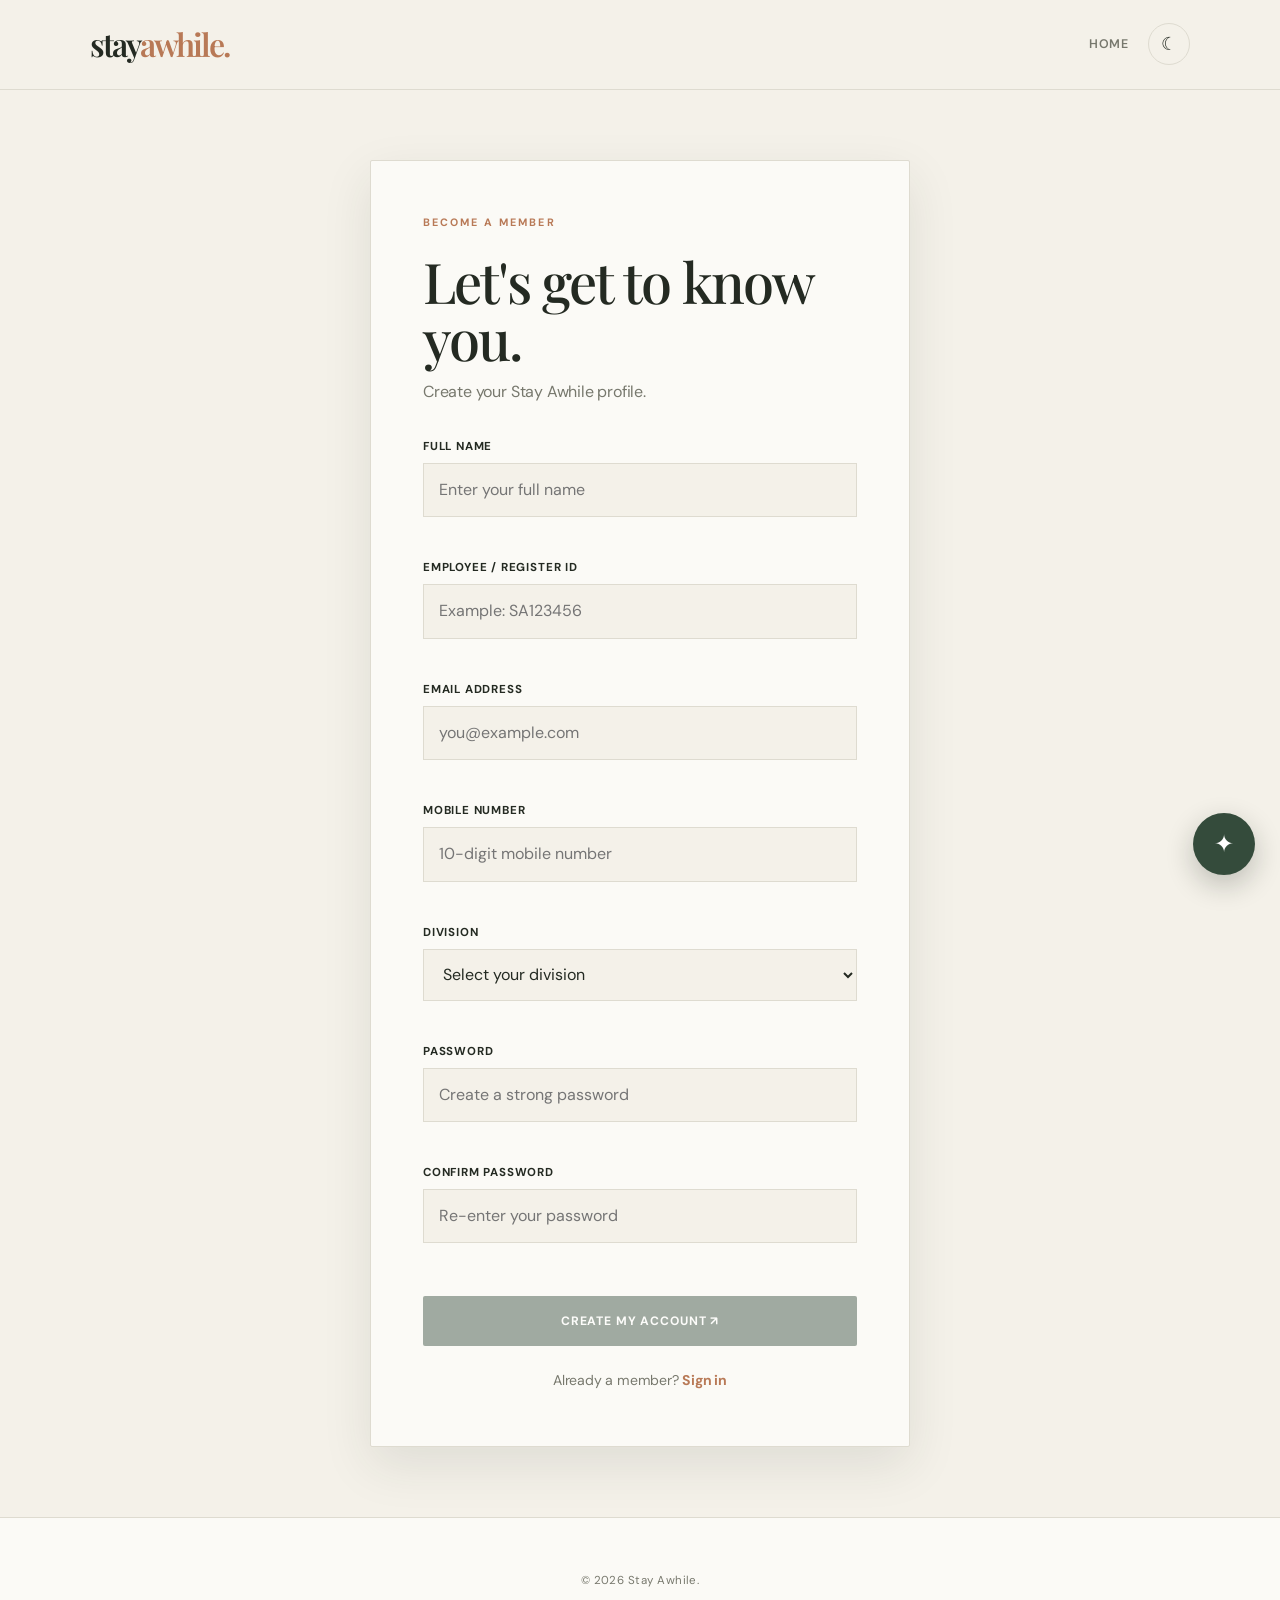
<file: register.html>
<!DOCTYPE html>
<html lang="en">
<head>
    <meta charset="UTF-8">
    <meta name="viewport" content="width=device-width, initial-scale=1.0">
    <title>Register — Stay Awhile</title>
    <link rel="stylesheet" href="styles.css">
    <script src="theme.js" defer></script>
    <script src="validation.js" defer></script>
    <script src="chatbot.js" defer></script>
</head>
<body class="auth-page">

<header class="navbar">
    <a href="index.html" class="logo">stay<span>awhile.</span></a>
    <div class="nav-actions">
        <a href="index.html" class="nav-login">Home</a>
        <button class="theme-toggle" aria-label="Toggle theme">☾</button>
    </div>
</header>

<main class="auth-container">
    <section class="auth-card">
        <p class="eyebrow">BECOME A MEMBER</p>
        <h1>Let's get to know you.</h1>
        <p class="auth-subtitle">Create your Stay Awhile profile.</p>

        <form id="registrationForm" novalidate>

            <div class="form-group">
                <label for="fullName">Full Name</label>
                <input type="text" id="fullName" placeholder="Enter your full name">
                <span class="error-msg" id="fullNameError"></span>
            </div>

            <div class="form-group">
                <label for="empId">Employee / Register ID</label>
                <input type="text" id="empId" placeholder="Example: SA123456">
                <span class="error-msg" id="empIdError"></span>
            </div>

            <div class="form-group">
                <label for="email">Email Address</label>
                <input type="email" id="email" placeholder="you@example.com">
                <span class="error-msg" id="emailError"></span>
            </div>

            <div class="form-group">
                <label for="mobile">Mobile Number</label>
                <input type="tel" id="mobile" placeholder="10-digit mobile number">
                <span class="error-msg" id="mobileError"></span>
            </div>

            <div class="form-group">
                <label for="dept">Division</label>
                <select id="dept">
                    <option value="">Select your division</option>
                    <option value="CSE">Computer Science Engineering</option>
                    <option value="ISE">Information Science</option>
                    <option value="ECE">Electronics and Communication</option>
                    <option value="ME">Mechanical Engineering</option>
                    <option value="Other">Other</option>
                </select>
                <span class="error-msg" id="deptError"></span>
            </div>

            <div class="form-group">
                <label for="password">Password</label>
                <input type="password" id="password" placeholder="Create a strong password">
                <span class="error-msg" id="passwordError"></span>
            </div>

            <div class="form-group">
                <label for="confirmPassword">Confirm Password</label>
                <input type="password" id="confirmPassword" placeholder="Re-enter your password">
                <span class="error-msg" id="confirmPasswordError"></span>
            </div>

            <button type="submit" id="registerBtn" class="btn btn-dark btn-full" disabled>
                Create my account ↗
            </button>
        </form>

        <p class="auth-bottom">
            Already a member? <a href="signin.html">Sign in</a>
        </p>
    </section>
</main>

<footer class="footer">
    <p>© 2026 Stay Awhile.</p>
</footer>

</body>
</html>
</file>
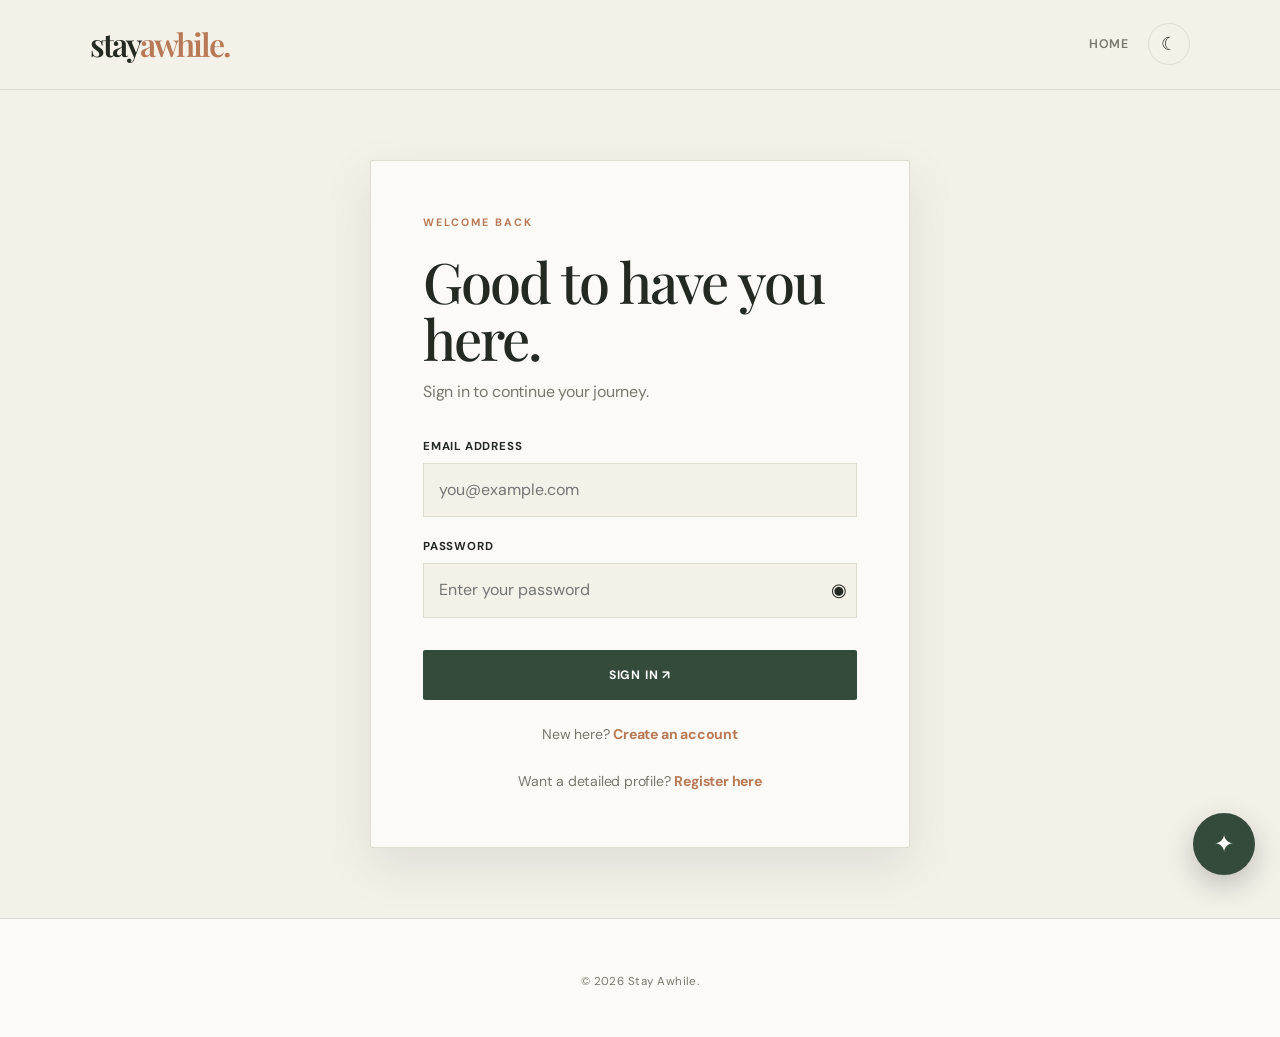
<file: signin.html>
<!DOCTYPE html>
<html lang="en">
<head>
    <meta charset="UTF-8">
    <meta name="viewport" content="width=device-width, initial-scale=1.0">
    <title>Sign In — Stay Awhile</title>
    <link rel="stylesheet" href="styles.css">
    <script src="theme.js" defer></script>
    <script src="auth.js" defer></script>
    <script src="chatbot.js" defer></script>
</head>
<body class="auth-page">

<header class="navbar">
    <a href="index.html" class="logo">stay<span>awhile.</span></a>
    <div class="nav-actions">
        <a href="index.html" class="nav-login">Home</a>
        <button class="theme-toggle" aria-label="Toggle theme">☾</button>
    </div>
</header>

<main class="auth-container">
    <section class="auth-card">
        <p class="eyebrow">WELCOME BACK</p>
        <h1>Good to have you here.</h1>
        <p class="auth-subtitle">Sign in to continue your journey.</p>

        <div id="signinMessage" class="form-alert" role="alert"></div>

        <form id="signinForm" novalidate>
            <div class="form-group">
                <label for="signinEmail">Email Address</label>
                <input type="email" id="signinEmail" placeholder="you@example.com" required>
            </div>

            <div class="form-group">
                <label for="signinPassword">Password</label>
                <div class="password-wrap">
                    <input type="password" id="signinPassword" placeholder="Enter your password" required>
                    <button type="button" id="togglePassword" class="eye-btn" aria-label="Show password">◉</button>
                </div>
            </div>

            <button type="submit" class="btn btn-dark btn-full">
                Sign in ↗
            </button>
        </form>

        <p class="auth-bottom">
            New here? <a href="signup.html">Create an account</a>
        </p>

        <p class="auth-bottom">
            Want a detailed profile? <a href="register.html">Register here</a>
        </p>
    </section>
</main>

<footer class="footer">
    <p>© 2026 Stay Awhile.</p>
</footer>

</body>
</html>
</file>
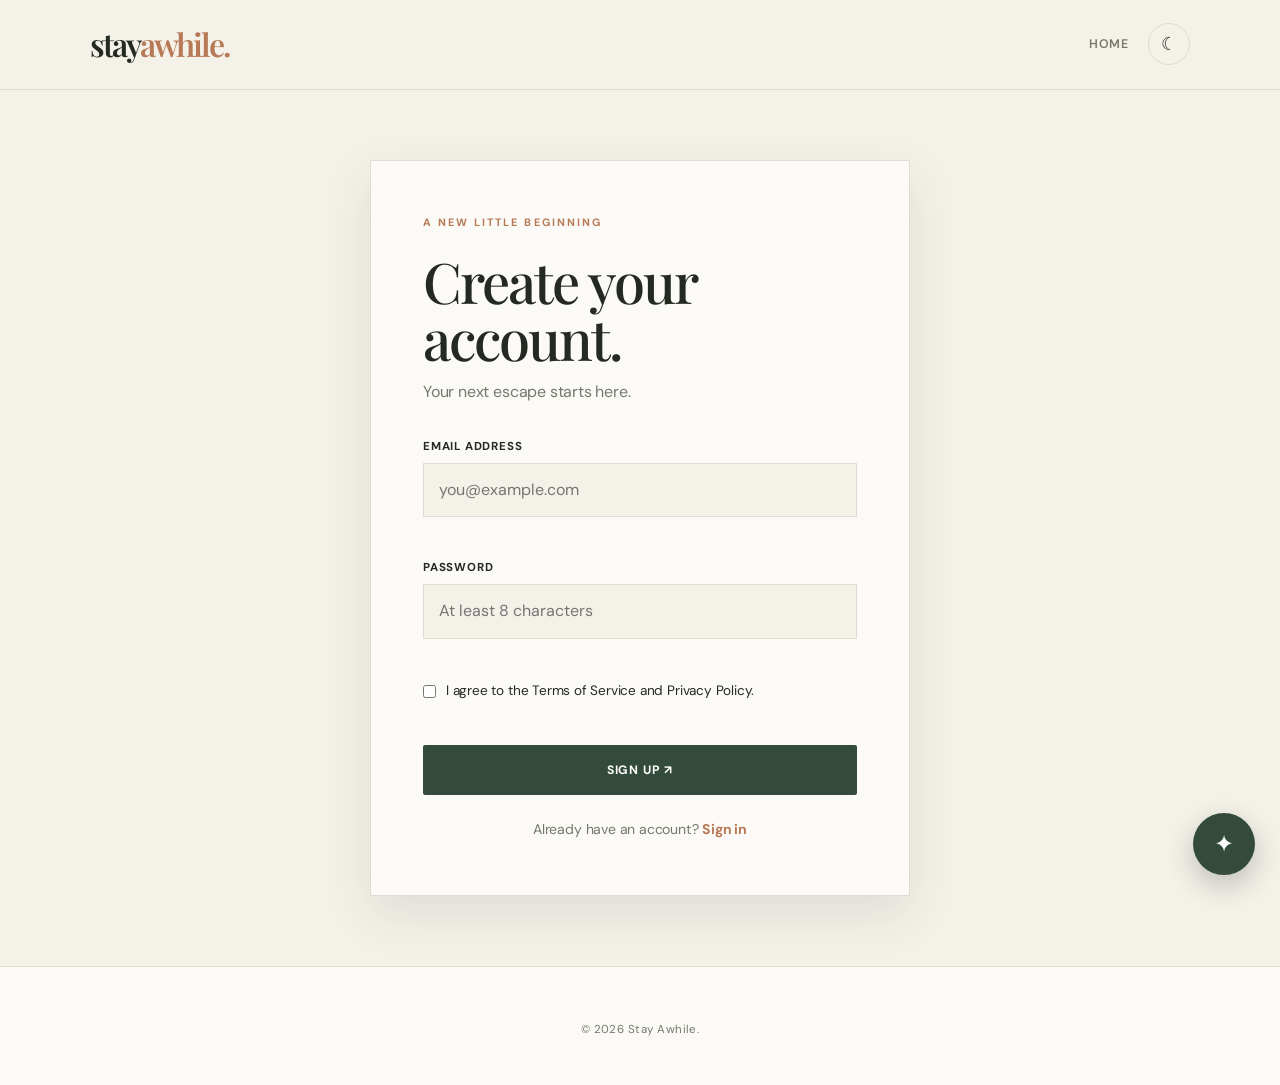
<file: signup.html>
<!DOCTYPE html>
<html lang="en">
<head>
    <meta charset="UTF-8">
    <meta name="viewport" content="width=device-width, initial-scale=1.0">
    <title>Sign Up — Stay Awhile</title>
    <link rel="stylesheet" href="styles.css">
    <script src="theme.js" defer></script>
    <script src="auth.js" defer></script>
    <script src="chatbot.js" defer></script>
</head>
<body class="auth-page">

<header class="navbar">
    <a href="index.html" class="logo">stay<span>awhile.</span></a>
    <div class="nav-actions">
        <a href="index.html" class="nav-login">Home</a>
        <button class="theme-toggle" aria-label="Toggle theme">☾</button>
    </div>
</header>

<main class="auth-container">
    <section class="auth-card">
        <p class="eyebrow">A NEW LITTLE BEGINNING</p>
        <h1>Create your account.</h1>
        <p class="auth-subtitle">Your next escape starts here.</p>

        <div id="signupMessage" class="form-alert" role="alert"></div>

        <form id="signupForm" novalidate>
            <div class="form-group">
                <label for="signupEmail">Email Address</label>
                <input type="email" id="signupEmail" placeholder="you@example.com" required>
                <span class="error-msg" id="signupEmailError"></span>
            </div>

            <div class="form-group">
                <label for="signupPassword">Password</label>
                <input type="password" id="signupPassword" placeholder="At least 8 characters" required>
                <span class="error-msg" id="signupPasswordError"></span>
            </div>

            <label class="checkbox-label">
                <input type="checkbox" id="terms">
                <span>I agree to the Terms of Service and Privacy Policy.</span>
            </label>

            <span class="error-msg" id="termsError"></span>

            <button type="submit" class="btn btn-dark btn-full">
                Sign up ↗
            </button>
        </form>

        <p class="auth-bottom">
            Already have an account? <a href="signin.html">Sign in</a>
        </p>
    </section>
</main>

<footer class="footer">
    <p>© 2026 Stay Awhile.</p>
</footer>

</body>
</html>
</file>
<file: styles.css>
/* =========================================
   STAY AWHILE - GLOBAL DESIGN SYSTEM
========================================= */

@import url('https://fonts.googleapis.com/css2?family=DM+Sans:wght@400;500;600;700&family=Playfair+Display:wght@500;600;700&display=swap');

:root {
    --bg: #f6f3ec;
    --surface: #fffdf8;
    --surface-2: #ece8de;
    --text: #263b30;
    --muted: #77786e;
    --green: #294b3a;
    --green-hover: #1d392b;
    --orange: #c77953;
    --border: #dedbd1;
    --danger: #c0392b;
    --success: #31734b;
    --shadow: 0 12px 35px rgba(32, 48, 37, 0.09);
}

[data-theme="dark"] {
    --bg: #17231c;
    --surface: #223229;
    --surface-2: #2b3b30;
    --text: #f3eee3;
    --muted: #b4b6aa;
    --green: #a8c2ad;
    --green-hover: #c2d8c6;
    --orange: #df9872;
    --border: #405044;
    --danger: #ff8b80;
    --success: #9bd3a9;
    --shadow: 0 12px 35px rgba(0, 0, 0, 0.22);
}

* {
    margin: 0;
    padding: 0;
    box-sizing: border-box;
}

html {
    scroll-behavior: smooth;
    scroll-padding-top: 90px;
}

body {
    font-family: 'DM Sans', sans-serif;
    background: var(--bg);
    color: var(--text);
    line-height: 1.6;
    transition: background 0.25s, color 0.25s;
}

a {
    color: inherit;
    text-decoration: none;
}

button, input, select {
    font: inherit;
}

button {
    cursor: pointer;
}

img {
    display: block;
    width: 100%;
    object-fit: cover;
}

h1, h2, h3 {
    font-family: 'Playfair Display', serif;
    font-weight: 600;
    line-height: 1.2;
}

h1 {
    font-size: clamp(2.5rem, 5vw, 4.8rem);
}

h2 {
    font-size: clamp(2rem, 4vw, 3.2rem);
}

h3 {
    font-size: 1.4rem;
}

p {
    color: var(--muted);
}

/* NAVIGATION */

.navbar {
    min-height: 78px;
    display: flex;
    align-items: center;
    justify-content: space-between;
    padding: 15px 6%;
    gap: 25px;
    background: var(--surface);
    border-bottom: 1px solid var(--border);
    position: sticky;
    top: 0;
    z-index: 100;
}

.logo {
    font-family: 'Playfair Display', serif;
    font-size: 1.8rem;
    font-weight: 700;
    color: var(--text);
    white-space: nowrap;
}

.logo span {
    color: var(--orange);
}

.nav-links, .nav-actions {
    display: flex;
    align-items: center;
    gap: 25px;
}

.nav-links a, .nav-login {
    font-size: 0.9rem;
    font-weight: 600;
    color: var(--muted);
    transition: color 0.2s;
}

.nav-links a:hover, .nav-login:hover {
    color: var(--orange);
}

.nav-actions {
    gap: 16px;
}

.theme-toggle {
    border: 1px solid var(--border);
    background: var(--surface-2);
    color: var(--text);
    border-radius: 50%;
    width: 40px;
    height: 40px;
    font-size: 1.15rem;
}

.menu-toggle {
    display: none;
    background: none;
    border: 0;
    color: var(--text);
    font-size: 1.5rem;
}

/* BUTTONS */

.btn {
    display: inline-flex;
    justify-content: center;
    align-items: center;
    padding: 13px 23px;
    border-radius: 4px;
    border: 1px solid transparent;
    font-weight: 700;
    font-size: 0.88rem;
    transition: 0.25s;
}

.btn-dark {
    background: var(--green);
    color: #fff;
}

.btn-dark:hover {
    background: var(--green-hover);
    transform: translateY(-2px);
}

.btn-light {
    background: #f6f3ec;
    color: #263b30;
}

.btn-light:hover {
    background: #e7dfd1;
    transform: translateY(-2px);
}

.btn-outline-light {
    color: #fff;
    border-color: rgba(255,255,255,0.7);
}

.btn-outline-light:hover {
    background: #fff;
    color: #263b30;
}

.btn-full {
    width: 100%;
    margin-top: 12px;
}

.btn:disabled {
    opacity: 0.45;
    cursor: not-allowed;
    transform: none;
}

/* COMMON SECTION STYLES */

.section {
    padding: 95px 7%;
}

.eyebrow {
    font-size: 0.72rem;
    letter-spacing: 2px;
    font-weight: 700;
    color: var(--orange);
    margin-bottom: 15px;
}

.section-heading {
    margin-bottom: 35px;
}

.section-heading > p:last-child {
    margin-top: 12px;
}

.split-heading {
    display: flex;
    justify-content: space-between;
    align-items: end;
    gap: 20px;
}

.text-link {
    font-weight: 700;
    color: var(--orange);
    padding-bottom: 8px;
}

/* HERO */

.hero {
    min-height: 640px;
    display: grid;
    grid-template-columns: 1fr 1fr;
    padding: 55px 7%;
    gap: 50px;
    align-items: center;
}

.hero-content h1 {
    margin-bottom: 25px;
}

.hero-content h1 em {
    color: var(--orange);
    font-weight: 500;
}

.hero-description {
    max-width: 510px;
    font-size: 1.1rem;
    margin-bottom: 30px;
}

.hero-buttons {
    display: flex;
    flex-wrap: wrap;
    gap: 13px;
}

.hero-note {
    margin-top: 35px;
    color: var(--muted);
    font-size: 0.85rem;
    letter-spacing: 0.4px;
}

.hero-image {
    height: 510px;
    position: relative;
}

.hero-image img {
    height: 100%;
    border-radius: 3px;
}

.image-caption {
    position: absolute;
    bottom: 18px;
    left: 18px;
    right: 18px;
    background: rgba(20, 30, 23, 0.7);
    color: #fff;
    padding: 14px 18px;
    display: flex;
    justify-content: space-between;
    font-size: 0.75rem;
}

/* MOOD CARDS */

.mood-section {
    background: var(--surface);
}

.mood-grid {
    display: grid;
    grid-template-columns: repeat(3, 1fr);
    gap: 20px;
}

.mood-card {
    height: 400px;
    position: relative;
    overflow: hidden;
    border-radius: 4px;
}

.mood-card img {
    height: 100%;
    transition: transform 0.5s;
}

.mood-card:hover img {
    transform: scale(1.06);
}

.mood-overlay {
    position: absolute;
    inset: 0;
    display: flex;
    flex-direction: column;
    justify-content: end;
    padding: 28px;
    background: linear-gradient(transparent 35%, rgba(0,0,0,0.75));
    color: white;
}

.mood-overlay span {
    color: #f3b18b;
    font-size: 0.8rem;
}

.mood-overlay h3 {
    color: white;
    margin: 7px 0;
    font-size: 1.7rem;
}

.mood-overlay p {
    color: #eee;
}

/* STAY CARDS */

.stay-grid {
    display: grid;
    grid-template-columns: repeat(3, 1fr);
    gap: 25px;
}

.stay-card {
    background: var(--surface);
    border: 1px solid var(--border);
    overflow: hidden;
    transition: transform 0.25s, box-shadow 0.25s;
}

.stay-card:hover {
    transform: translateY(-5px);
    box-shadow: var(--shadow);
}

.stay-card img {
    height: 245px;
}

.stay-info {
    padding: 20px;
}

.stay-location {
    font-size: 0.72rem;
    color: var(--orange);
    text-transform: uppercase;
    letter-spacing: 1px;
    font-weight: 700;
}

.stay-info h3 {
    margin: 8px 0;
}

.stay-info p {
    font-size: 0.88rem;
}

.stay-meta {
    margin-top: 18px;
    padding-top: 15px;
    border-top: 1px solid var(--border);
    display: flex;
    justify-content: space-between;
    align-items: center;
    font-size: 0.85rem;
}

.stay-price {
    color: var(--text);
    font-weight: 700;
}

.stay-book {
    color: var(--orange);
    font-weight: 700;
}

/* FEATURE SECTION */

.feature-section {
    padding: 100px 7%;
    display: grid;
    grid-template-columns: 1fr 1fr;
    gap: 70px;
    background: var(--surface-2);
    align-items: center;
}

.feature-intro h2 {
    margin-bottom: 20px;
}

.feature-intro > p:not(.eyebrow) {
    max-width: 450px;
    margin-bottom: 25px;
}

.feature-cards {
    display: grid;
    gap: 15px;
}

.feature-card {
    padding: 25px;
    border: 1px solid var(--border);
    background: var(--surface);
}

.feature-card span {
    color: var(--orange);
    font-size: 0.8rem;
}

.feature-card h3 {
    margin: 8px 0;
}

/* PROJECT OUTLINE */

.project-outline {
    text-align: center;
}

.outline-grid {
    display: grid;
    grid-template-columns: repeat(2, 1fr);
    gap: 15px;
    margin-top: 35px;
    text-align: left;
}

.outline-grid a {
    background: var(--surface);
    border: 1px solid var(--border);
    padding: 23px;
    font-weight: 600;
    display: flex;
    justify-content: space-between;
}

.outline-grid a:hover {
    border-color: var(--orange);
}

/* NEWSLETTER AND FOOTER */

.newsletter {
    text-align: center;
    padding: 80px 20px;
    background: var(--green);
}

.newsletter h2, .newsletter p {
    color: #fff;
}

.newsletter h2 {
    margin-bottom: 15px;
}

.newsletter .btn {
    margin-top: 25px;
}

.footer {
    padding: 35px 7%;
    text-align: center;
    border-top: 1px solid var(--border);
    background: var(--surface);
}

.footer p {
    font-size: 0.82rem;
    margin-top: 8px;
}

/* AUTHENTICATION PAGES */

.auth-page {
    min-height: 100vh;
}

.auth-container {
    padding: 60px 20px;
    display: flex;
    justify-content: center;
    align-items: center;
}

.auth-card {
    width: 100%;
    max-width: 520px;
    background: var(--surface);
    border: 1px solid var(--border);
    box-shadow: var(--shadow);
    padding: 40px;
}

.auth-card h1 {
    font-size: 2.5rem;
    margin-bottom: 12px;
}

.auth-subtitle {
    margin-bottom: 30px;
}

.form-group {
    margin-bottom: 19px;
}

.form-group label {
    display: block;
    font-weight: 700;
    font-size: 0.86rem;
    margin-bottom: 7px;
}

.form-group input,
.form-group select {
    width: 100%;
    min-height: 48px;
    padding: 12px;
    background: var(--bg);
    border: 1px solid var(--border);
    color: var(--text);
    border-radius: 3px;
    outline: none;
}

.form-group input:focus,
.form-group select:focus {
    border-color: var(--green);
}

.form-group input.invalid,
.form-group select.invalid {
    border: 2px solid var(--danger);
}

.form-group input.valid,
.form-group select.valid {
    border: 1px solid var(--success);
}

.error-msg {
    display: block;
    color: var(--danger);
    font-size: 0.77rem;
    margin-top: 5px;
    min-height: 16px;
}

.checkbox-label {
    display: flex;
    gap: 10px;
    align-items: flex-start;
    font-size: 0.85rem;
    margin: 15px 0;
    cursor: pointer;
}

.checkbox-label input {
    margin-top: 5px;
    accent-color: var(--green);
}

.auth-bottom {
    text-align: center;
    margin-top: 22px;
    font-size: 0.88rem;
}

.auth-bottom a {
    color: var(--orange);
    font-weight: 700;
}

.password-wrap {
    position: relative;
}

.password-wrap input {
    padding-right: 50px;
}

.eye-btn {
    position: absolute;
    right: 10px;
    top: 50%;
    transform: translateY(-50%);
    border: 0;
    background: transparent;
    color: var(--text);
    font-size: 1.1rem;
}

.form-alert {
    display: none;
    padding: 12px;
    margin-bottom: 18px;
    border-radius: 3px;
    background: rgba(192, 57, 43, 0.12);
    border: 1px solid var(--danger);
    color: var(--danger);
    font-size: 0.86rem;
}

.form-alert.show {
    display: block;
}

/* DASHBOARD */

.dashboard-page {
    min-height: 100vh;
}

.dashboard-nav {
    position: sticky;
}

.dashboard-layout {
    display: grid;
    grid-template-columns: 250px minmax(0, 1fr) 300px;
    gap: 28px;
    padding: 30px;
    max-width: 1700px;
    margin: auto;
    align-items: start;
}

.sidebar {
    background: var(--surface);
    padding: 25px 18px;
    min-height: 600px;
    border: 1px solid var(--border);
}

.sidebar-links {
    display: grid;
    gap: 8px;
}

.sidebar-links a {
    padding: 12px;
    color: var(--muted);
    border-radius: 3px;
    font-size: 0.9rem;
}

.sidebar-links a:hover,
.sidebar-links a.active {
    background: var(--surface-2);
    color: var(--text);
}

.sidebar-note {
    margin-top: 80px;
    border-top: 1px solid var(--border);
    padding-top: 20px;
    font-family: 'Playfair Display', serif;
}

.sidebar-note span {
    color: var(--orange);
    font-size: 0.8rem;
}

.dashboard-main {
    min-width: 0;
}

.dashboard-main h1 {
    font-size: clamp(2rem, 3vw, 3rem);
}

.dashboard-subtitle {
    margin: 10px 0 25px;
}

.dashboard-banner {
    height: 300px;
    position: relative;
    overflow: hidden;
    margin-bottom: 40px;
}

.dashboard-banner img {
    height: 100%;
}

.dashboard-banner::after {
    content: "";
    position: absolute;
    inset: 0;
    background: linear-gradient(90deg, rgba(0,0,0,0.7), transparent);
}

.dashboard-banner-content {
    position: absolute;
    z-index: 1;
    top: 50%;
    left: 25px;
    transform: translateY(-50%);
    max-width: 400px;
}

.dashboard-banner-content h2 {
    color: #fff;
    font-size: 2rem;
    margin-bottom: 20px;
}

.dashboard-banner-content .eyebrow {
    color: #f3b18b;
}

.dashboard-destinations .stay-grid {
    grid-template-columns: repeat(2, 1fr);
}

.dashboard-right {
    display: grid;
    gap: 22px;
}

.welcome-widget,
.calculator-card {
    background: var(--surface);
    border: 1px solid var(--border);
    padding: 22px;
}

.welcome-widget h3,
.calculator-card h3 {
    margin-bottom: 10px;
}

/* CALCULATOR */

.calc-display {
    width: 100%;
    padding: 15px;
    background: var(--surface-2);
    color: var(--text);
    border: 1px solid var(--border);
    text-align: right;
    font-size: 1.6rem;
    margin: 15px 0;
}

.calc-grid {
    display: grid;
    grid-template-columns: repeat(4, 1fr);
    gap: 7px;
}

.calc-grid button {
    border: 1px solid var(--border);
    background: var(--surface-2);
    color: var(--text);
    padding: 13px 5px;
    border-radius: 3px;
    font-weight: 700;
}

.calc-grid button:hover {
    background: var(--green);
    color: white;
}

/* CHATBOT */

.chatbot-fab {
    position: fixed;
    right: 25px;
    bottom: 25px;
    z-index: 1000;
    height: 58px;
    width: 58px;
    border-radius: 50%;
    border: none;
    background: var(--green);
    color: #fff;
    font-size: 1.5rem;
    box-shadow: var(--shadow);
}

.chatbot-panel {
    position: fixed;
    right: 25px;
    bottom: 95px;
    width: min(350px, calc(100vw - 35px));
    height: 430px;
    z-index: 1000;
    background: var(--surface);
    border: 1px solid var(--border);
    box-shadow: var(--shadow);
    display: none;
    flex-direction: column;
    border-radius: 8px;
    overflow: hidden;
}

.chatbot-panel.open {
    display: flex;
}

.chatbot-header {
    background: var(--green);
    color: #fff;
    padding: 15px;
    display: flex;
    justify-content: space-between;
    align-items: center;
}

.chatbot-header button {
    background: none;
    border: none;
    color: white;
    font-size: 1.3rem;
}

.chat-log {
    flex: 1;
    overflow-y: auto;
    padding: 15px;
    display: flex;
    flex-direction: column;
    gap: 12px;
}

.user-msg, .bot-msg {
    padding: 10px 13px;
    border-radius: 10px;
    max-width: 85%;
    font-size: 0.85rem;
    overflow-wrap: anywhere;
}

.user-msg {
    align-self: flex-end;
    background: var(--green);
    color: white;
}

.bot-msg {
    align-self: flex-start;
    background: var(--surface-2);
    color: var(--text);
}

.chat-input-area {
    padding: 12px;
    border-top: 1px solid var(--border);
    display: flex;
    gap: 8px;
}

.chat-input-area input {
    min-width: 0;
    flex: 1;
    padding: 10px;
    border: 1px solid var(--border);
    background: var(--bg);
    color: var(--text);
}

.chat-input-area button {
    background: var(--green);
    color: white;
    border: none;
    padding: 0 14px;
}

/* RESPONSIVE DESIGN */

@media (max-width: 1100px) {
    .dashboard-layout {
        grid-template-columns: 210px minmax(0, 1fr);
    }

    .dashboard-right {
        grid-column: 2;
        grid-template-columns: repeat(2, 1fr);
    }

    .dashboard-destinations .stay-grid {
        grid-template-columns: repeat(2, 1fr);
    }
}

@media (max-width: 767px) {
    .navbar {
        padding: 13px 5%;
        min-height: 68px;
        gap: 10px;
    }

    .logo {
        font-size: 1.5rem;
    }

    .nav-links {
        display: none;
        position: absolute;
        top: 68px;
        left: 0;
        right: 0;
        padding: 20px;
        background: var(--surface);
        border-bottom: 1px solid var(--border);
        flex-direction: column;
        align-items: flex-start;
    }

    .nav-links.open {
        display: flex;
    }

    .nav-actions {
        gap: 9px;
    }

    .nav-login {
        display: none;
    }

    .nav-actions .btn {
        padding: 10px 12px;
        font-size: 0.75rem;
    }

    .menu-toggle {
        display: block;
    }

    .hero {
        grid-template-columns: 1fr;
        padding: 55px 6%;
        gap: 30px;
    }

    .hero-image {
        height: 350px;
    }

    .section {
        padding: 65px 6%;
    }

    .mood-grid,
    .stay-grid {
        grid-template-columns: 1fr;
    }

    .mood-card {
        height: 350px;
    }

    .feature-section {
        grid-template-columns: 1fr;
        padding: 65px 6%;
        gap: 35px;
    }

    .split-heading {
        align-items: flex-start;
        flex-direction: column;
    }

    .outline-grid {
        grid-template-columns: 1fr;
    }

    .auth-container {
        padding: 35px 15px;
    }

    .auth-card {
        padding: 25px 20px;
    }

    .auth-card h1 {
        font-size: 2rem;
    }

    /* FR-05 MOBILE FLEXBOX LAYOUT */

    .dashboard-layout {
        display: flex;
        flex-direction: column;
        padding: 18px;
        gap: 20px;
    }

    .sidebar {
        display: none;
        width: 100%;
        min-height: auto;
        order: 0;
    }

    .sidebar.open {
        display: block;
    }

    .sidebar-note {
        margin-top: 25px;
    }

    .dashboard-main {
        width: 100%;
        order: 1;
    }

    .dashboard-right {
        display: flex;
        flex-direction: column;
        width: 100%;
        order: 2;
    }

    .dashboard-banner {
        height: 260px;
    }

    .dashboard-destinations .stay-grid {
        grid-template-columns: 1fr;
    }

    .dashboard-nav .menu-toggle {
        order: -1;
    }

    .dashboard-nav .logo {
        margin-right: auto;
    }

    .dashboard-nav .nav-actions {
        gap: 8px;
    }

    .dashboard-nav .logout-btn {
        padding: 9px 11px;
    }

    .chatbot-fab {
        right: 15px;
        bottom: 15px;
    }

    .chatbot-panel {
        right: 12px;
        bottom: 85px;
    }
}

@media (min-width: 768px) {
    .dashboard-layout {
        grid-template-columns: 250px 1fr 300px;
    }
}

@media (max-width: 400px) {
    .hero-buttons {
        flex-direction: column;
    }

    .hero-buttons .btn {
        width: 100%;
    }

    .image-caption {
        flex-direction: column;
        gap: 5px;
    }

    .dashboard-banner-content h2 {
        font-size: 1.5rem;
    }
}


/* =========================================================
   STAY AWHILE — EDITORIAL REDESIGN
========================================================= */

@import url('https://fonts.googleapis.com/css2?family=DM+Sans:wght@400;500;600;700&family=Playfair+Display:ital,wght@0,500;0,600;0,700;1,500;1,600&display=swap');

:root {
    --bg: #f4f1e9;
    --surface: #fbfaf6;
    --surface-2: #eae7dc;
    --text: #242a22;
    --muted: #77786d;
    --green: #344b3b;
    --green-hover: #263b2e;
    --orange: #b87956;
    --border: #dedbd0;
    --danger: #b94c40;
    --success: #477858;
    --shadow: 0 18px 50px rgba(39, 47, 37, .10);
    --serif: 'Playfair Display', Georgia, serif;
    --sans: 'DM Sans', Arial, sans-serif;
}

[data-theme="dark"] {
    --bg: #171d18;
    --surface: #202a22;
    --surface-2: #2b382e;
    --text: #f2eee4;
    --muted: #b4b5a9;
    --green: #a9bea9;
    --green-hover: #c0d1bd;
    --orange: #d69a75;
    --border: #3c493e;
    --danger: #ff9285;
    --success: #9ac6a2;
    --shadow: 0 18px 50px rgba(0, 0, 0, .25);
}

* {
    -webkit-tap-highlight-color: transparent;
}

body {
    font-family: var(--sans);
    letter-spacing: -.012em;
    line-height: 1.65;
    background: var(--bg);
}

h1, h2, h3, .logo, .sidebar-note {
    font-family: var(--serif);
    letter-spacing: -.035em;
}

h1 {
    font-size: clamp(3rem, 6.2vw, 6.3rem);
    line-height: 1.02;
    font-weight: 500;
}

h2 {
    font-size: clamp(2.25rem, 4.1vw, 4rem);
    line-height: 1.08;
    font-weight: 500;
}

h3 {
    font-weight: 500;
}

p {
    line-height: 1.8;
}

/* NAVIGATION REDESIGN */

.navbar {
    min-height: 88px;
    padding: 18px 7%;
    background: var(--bg);
    border-bottom: 1px solid var(--border);
    gap: 32px;
}

.logo {
    font-size: 2rem;
    font-weight: 600;
    letter-spacing: -.06em;
}

.logo span {
    color: var(--orange);
}

.nav-links {
    gap: clamp(16px, 2.4vw, 36px);
}

.nav-links a, .nav-login {
    font-size: .78rem;
    font-weight: 600;
    letter-spacing: .045em;
    text-transform: uppercase;
}

.nav-actions {
    gap: 20px;
}

.theme-toggle {
    width: 42px;
    height: 42px;
    border-radius: 50%;
    border: 1px solid var(--border);
    background: transparent;
    transition: background .25s, transform .25s;
}

.theme-toggle:hover {
    background: var(--surface-2);
    transform: rotate(-12deg);
}

/* BUTTON REDESIGN */

.btn {
    min-height: 48px;
    padding: 14px 24px;
    border-radius: 2px;
    font-size: .76rem;
    letter-spacing: .07em;
    text-transform: uppercase;
    font-weight: 700;
    transition: transform .25s, background .25s, color .25s, border-color .25s;
}

.btn-dark {
    background: var(--green);
    color: #fff;
}

[data-theme="dark"] .btn-dark {
    color: #172019;
}

.btn-dark:hover {
    background: var(--green-hover);
    transform: translateY(-3px);
}

.btn-light {
    background: #e7e1d4;
    color: #28372d;
}

.btn-light:hover {
    background: #d9d0bf;
    transform: translateY(-3px);
}

.btn-outline-light {
    border-color: rgba(255,255,255,.8);
    color: #fff;
}

.btn-outline-light:hover {
    background: #fff;
    color: #28372d;
}

/* LANDING HERO REDESIGN */

.hero {
    min-height: 690px;
    grid-template-columns: minmax(0, .94fr) minmax(0, 1.06fr);
    gap: clamp(35px, 6vw, 100px);
    padding: 76px 7% 90px;
    max-width: 1700px;
    margin: 0 auto;
}

.hero-content {
    padding: 15px 0;
}

.eyebrow {
    font-size: .67rem;
    letter-spacing: .19em;
    text-transform: uppercase;
    font-weight: 700;
    color: var(--orange);
    margin-bottom: 20px;
}

.hero-content h1 {
    max-width: 720px;
    margin-bottom: 28px;
}

.hero-content h1 em {
    color: var(--orange);
    font-weight: 500;
}

.hero-description {
    max-width: 440px;
    font-size: 1rem;
    margin-bottom: 34px;
}

.hero-buttons {
    gap: 12px;
}

.hero-note {
    margin-top: 42px;
    padding-top: 17px;
    border-top: 1px solid var(--border);
    max-width: 410px;
    font-size: .72rem;
    letter-spacing: .12em;
    text-transform: uppercase;
}

.hero-image {
    height: 570px;
    min-height: 400px;
}

.hero-image img {
    height: 100%;
    border-radius: 0;
    object-position: center;
}

.image-caption {
    bottom: 0;
    left: 0;
    right: 0;
    padding: 17px 20px;
    background: rgba(24, 32, 25, .72);
    backdrop-filter: blur(8px);
    letter-spacing: .1em;
    text-transform: uppercase;
    font-size: .65rem;
}

/* EDITORIAL SECTIONS */

.section {
    padding: 112px 7%;
}

.section-heading {
    margin-bottom: 42px;
}

.section-heading > p:last-child {
    margin-top: 15px;
}

.mood-section {
    background: var(--surface);
}

.mood-grid {
    gap: 15px;
}

.mood-card {
    height: clamp(300px, 35vw, 480px);
    border-radius: 0;
}

.mood-card img {
    filter: saturate(.82);
}

.mood-card:hover img {
    transform: scale(1.045);
}

.mood-overlay {
    padding: 30px;
    background: linear-gradient(180deg, transparent 35%, rgba(15, 22, 17, .78));
}

.mood-overlay span {
    font-size: .68rem;
    letter-spacing: .14em;
    color: #e5b08d;
}

.mood-overlay h3 {
    font-size: clamp(1.55rem, 2.2vw, 2.25rem);
}

.mood-overlay p {
    color: rgba(255,255,255,.82);
    font-size: .85rem;
}

/* STAY CARDS REDESIGN */

.stay-grid {
    gap: 28px 22px;
}

.stay-card {
    border: 0;
    background: var(--surface);
    box-shadow: 0 0 0 1px var(--border);
    transition: transform .35s, box-shadow .35s;
}

.stay-card:hover {
    transform: translateY(-7px);
    box-shadow: var(--shadow);
}

.stay-card img {
    height: 270px;
    transition: transform .5s;
}

.stay-card:hover img {
    transform: scale(1.025);
}

.stay-card {
    overflow: hidden;
}

.stay-info {
    padding: 22px 22px 24px;
}

.stay-location {
    font-size: .65rem;
    letter-spacing: .15em;
}

.stay-info h3 {
    font-size: 1.55rem;
    margin: 9px 0;
}

.stay-info p {
    font-size: .85rem;
}

.stay-meta {
    margin-top: 20px;
    padding-top: 17px;
    font-size: .78rem;
}

.stay-price {
    font-size: .9rem;
}

.stay-book, .text-link {
    color: var(--orange);
}

.text-link {
    font-size: .78rem;
    letter-spacing: .07em;
    text-transform: uppercase;
}

/* FEATURE SECTION REDESIGN */

.feature-section {
    padding: 112px 7%;
    gap: clamp(45px, 8vw, 130px);
    background: var(--surface-2);
}

.feature-intro h2 {
    max-width: 650px;
    margin-bottom: 22px;
}

.feature-intro > p:not(.eyebrow) {
    max-width: 440px;
    margin-bottom: 28px;
}

.feature-cards {
    gap: 0;
}

.feature-card {
    padding: 25px 5px;
    border: 0;
    border-top: 1px solid var(--border);
    background: transparent;
}

.feature-card:last-child {
    border-bottom: 1px solid var(--border);
}

.feature-card span {
    font-size: .68rem;
    letter-spacing: .14em;
}

.feature-card h3 {
    font-size: 1.4rem;
    margin: 5px 0;
}

.feature-card p {
    font-size: .85rem;
    max-width: 450px;
}

/* PROJECT OUTLINE, NEWSLETTER AND FOOTER */

.project-outline {
    background: var(--bg);
}

.outline-grid {
    gap: 0 16px;
}

.outline-grid a {
    padding: 23px 4px;
    background: transparent;
    border: 0;
    border-bottom: 1px solid var(--border);
    font-family: var(--serif);
    font-size: 1.25rem;
    font-weight: 500;
    transition: color .2s, padding .2s;
}

.outline-grid a:hover {
    border-color: var(--orange);
    padding-left: 10px;
}

.newsletter {
    padding: 100px 20px;
    background: var(--green);
}

.newsletter h2 {
    font-size: clamp(2.5rem, 5vw, 4.5rem);
}

.newsletter p:not(.eyebrow) {
    color: rgba(255,255,255,.76);
}

.newsletter .eyebrow {
    color: #e3b18f;
}

.footer {
    padding: 45px 7%;
    background: var(--surface);
}

.footer .logo {
    display: inline-block;
}

.footer p {
    font-size: .72rem;
    letter-spacing: .04em;
}

/* AUTHENTICATION REDESIGN */

.auth-container {
    min-height: calc(100vh - 88px);
    padding: 70px 20px;
}

.auth-card {
    max-width: 540px;
    padding: clamp(28px, 5vw, 52px);
    border: 1px solid var(--border);
    border-radius: 2px;
    box-shadow: var(--shadow);
}

.auth-card h1 {
    font-size: clamp(2.5rem, 5vw, 3.5rem);
}

.form-group {
    margin-bottom: 20px;
}

.form-group label {
    font-size: .72rem;
    letter-spacing: .07em;
    text-transform: uppercase;
}

.form-group input,
.form-group select {
    min-height: 52px;
    padding: 13px 15px;
    border-radius: 0;
    background: var(--bg);
    transition: border-color .2s, box-shadow .2s;
}

.form-group input:focus,
.form-group select:focus {
    border-color: var(--orange);
    box-shadow: 0 0 0 3px rgba(184,121,86,.12);
}

.form-alert {
    border-radius: 0;
}

.auth-bottom a {
    color: var(--orange);
}

/* DASHBOARD REDESIGN */

.dashboard-nav {
    z-index: 120;
}

.dashboard-layout {
    max-width: 1800px;
    padding: 34px 3%;
    gap: 24px;
}

.sidebar {
    position: sticky;
    top: 112px;
    min-height: 620px;
    padding: 28px 18px;
    background: var(--surface);
    border: 1px solid var(--border);
}

.sidebar-links {
    gap: 5px;
}

.sidebar-links a {
    padding: 13px 14px;
    border-radius: 0;
    font-size: .78rem;
    transition: background .2s, color .2s;
}

.sidebar-links a:hover,
.sidebar-links a.active {
    background: var(--surface-2);
    color: var(--text);
}

.sidebar-note {
    font-size: 1.25rem;
}

.dashboard-main h1 {
    font-size: clamp(2.4rem, 4vw, 4rem);
}

.dashboard-subtitle {
    font-size: .9rem;
}

.dashboard-banner {
    height: 340px;
}

.dashboard-banner-content {
    left: 34px;
    max-width: 450px;
}

.dashboard-banner-content h2 {
    font-size: clamp(2rem, 3vw, 3rem);
}

.dashboard-right {
    gap: 18px;
}

.welcome-widget,
.calculator-card {
    padding: 24px;
    border: 1px solid var(--border);
    background: var(--surface);
}

.calc-display {
    border-radius: 0;
}

.calc-grid {
    gap: 8px;
}

.calc-grid button {
    border-radius: 0;
    padding: 14px 5px;
    transition: background .2s, color .2s;
}

/* CHATBOT REDESIGN */

.chatbot-fab {
    width: 62px;
    height: 62px;
    background: var(--green);
    box-shadow: 0 10px 28px rgba(20,30,22,.24);
    transition: transform .25s;
}

.chatbot-fab:hover {
    transform: translateY(-4px) scale(1.03);
}

.chatbot-panel {
    border-radius: 2px;
    box-shadow: var(--shadow);
}

.chatbot-header {
    background: var(--green);
}

.chatbot-header,
.chatbot-header p {
    color: #fff;
}

/* ACCESSIBILITY AND POLISH */

button, a, input, select {
    outline-offset: 3px;
}

a:focus-visible,
button:focus-visible,
input:focus-visible,
select:focus-visible {
    outline: 2px solid var(--orange);
}

::selection {
    background: rgba(184,121,86,.25);
}

@media (prefers-reduced-motion: reduce) {
    *,
    *::before,
    *::after {
        scroll-behavior: auto !important;
        animation-duration: .01ms !important;
        animation-iteration-count: 1 !important;
        transition-duration: .01ms !important;
    }
}

/* RESPONSIVE REFINEMENTS */

@media (max-width: 1100px) {
    .hero {
        gap: 38px;
    }

    .hero-image {
        height: 480px;
    }

    .dashboard-layout {
        gap: 18px;
        padding: 24px 2%;
    }
}

@media (max-width: 767px) {
    .navbar {
        min-height: 72px;
        padding: 13px 5%;
    }

    .logo {
        font-size: 1.7rem;
    }

    .nav-links {
        top: 72px;
        padding: 22px 6%;
        gap: 18px;
        box-shadow: 0 15px 25px rgba(0,0,0,.06);
    }

    .nav-links a {
        font-size: .78rem;
    }

    .hero {
        min-height: auto;
        grid-template-columns: 1fr;
        padding: 65px 6% 70px;
        gap: 35px;
    }

    .hero-content h1 {
        font-size: clamp(2.8rem, 12vw, 4.4rem);
    }

    .hero-description {
        font-size: .94rem;
    }

    .hero-image {
        height: 390px;
        min-height: 0;
    }

    .section {
        padding: 76px 6%;
    }

    .mood-grid,
    .stay-grid {
        grid-template-columns: 1fr;
    }

    .mood-card {
        height: 390px;
    }

    .stay-card img {
        height: 260px;
    }

    .feature-section {
        padding: 78px 6%;
        gap: 38px;
    }

    .outline-grid {
        grid-template-columns: 1fr;
    }

    .auth-container {
        min-height: auto;
        padding: 45px 15px;
    }

    .dashboard-layout {
        padding: 18px 5%;
    }

    .sidebar {
        position: static;
    }

    .dashboard-banner {
        height: 280px;
    }

    .dashboard-banner-content {
        left: 22px;
        right: 18px;
    }

    .dashboard-right {
        width: 100%;
    }
}

@media (min-width: 768px) and (max-width: 1100px) {
    .mood-grid {
        grid-template-columns: repeat(3, minmax(0, 1fr));
    }

    .stay-grid {
        grid-template-columns: repeat(2, minmax(0, 1fr));
    }
}

@media (max-width: 400px) {
    .hero-image {
        height: 310px;
    }

    .mood-card {
        height: 320px;
    }

    .auth-card {
        padding: 25px 18px;
    }
}
/* =====================================
   STAY AWHILE - NEW PREMIUM DESIGN
===================================== */

/* LOGO */

.brand-logo {
    display: inline-flex;
    align-items: center;
    gap: 10px;
    font-family: 'Playfair Display', serif;
    font-size: 1.8rem;
    font-weight: 700;
    color: var(--text);
    white-space: nowrap;
}

.brand-logo em {
    color: var(--orange);
    font-style: normal;
}

.brand-icon {
    width: 39px;
    height: 39px;
    display: grid;
    place-items: center;
    background: var(--green);
    color: white;
    border-radius: 50%;
    font-family: Georgia, serif;
    font-size: 1.6rem;
}


/* SLIDESHOW */

.hero-slideshow,
.dashboard-slideshow {
    position: relative;
    overflow: hidden;
}

.hero-slideshow .slide-image,
.dashboard-slideshow .slide-image {
    position: absolute;
    inset: 0;
    width: 100%;
    height: 100%;
    object-fit: cover;
    opacity: 0;
    transition: opacity 1s ease;
}

.hero-slideshow .slide-image.active,
.dashboard-slideshow .slide-image.active {
    opacity: 1;
}

.hero-slideshow .image-caption {
    z-index: 2;
}

.slide-controls,
.dashboard-slide-controls {
    position: absolute;
    z-index: 5;
    right: 18px;
    bottom: 75px;
    display: flex;
    gap: 8px;
}

.slide-controls button,
.dashboard-slide-controls button {
    width: 40px;
    height: 40px;
    border: 1px solid rgba(255,255,255,0.7);
    border-radius: 50%;
    background: rgba(0,0,0,0.4);
    color: white;
    font-size: 1.1rem;
    cursor: pointer;
    transition: 0.25s;
}

.slide-controls button:hover,
.dashboard-slide-controls button:hover {
    background: white;
    color: #263b30;
}

.dashboard-slide-controls {
    bottom: 18px;
}


/* STAY IMAGE AND TAG */

.stay-image-wrap {
    height: 245px;
    position: relative;
    overflow: hidden;
}

.stay-image-wrap img {
    width: 100%;
    height: 100%;
    object-fit: cover;
    transition: transform 0.5s ease;
}

.stay-card:hover .stay-image-wrap img {
    transform: scale(1.06);
}

.stay-tag {
    position: absolute;
    top: 15px;
    left: 15px;
    background: rgba(255,253,248,0.94);
    color: #263b30;
    padding: 7px 11px;
    font-size: 0.65rem;
    letter-spacing: 1px;
    font-weight: 700;
}


/* STAY INFORMATION */

.stay-info {
    padding: 23px;
}

.stay-info h3 {
    font-size: 1.5rem;
    margin: 9px 0;
}

.stay-info > p {
    min-height: 48px;
    line-height: 1.6;
}

.stay-meta {
    display: flex;
    flex-direction: column;
    align-items: stretch;
    gap: 17px;
}

.stay-price {
    font-size: 1rem;
}

.stay-price strong {
    font-size: 1.4rem;
    color: var(--text);
}

.stay-price small {
    color: var(--muted);
    font-size: 0.8rem;
}

.stay-actions {
    display: flex;
    align-items: center;
    gap: 10px;
}

.stay-book {
    flex: 1;
    text-align: center;
    padding: 12px 10px;
    background: var(--green);
    color: white;
    font-size: 0.82rem;
    font-weight: 700;
    transition: 0.25s;
}

.stay-book:hover {
    background: var(--green-hover);
    transform: translateY(-2px);
}

.stay-skip {
    padding: 11px 17px;
    background: transparent;
    color: var(--muted);
    border: 1px solid var(--border);
    font-size: 0.82rem;
    transition: 0.25s;
}

.stay-skip:hover {
    border-color: var(--orange);
    color: var(--orange);
}

.stay-card {
    transition: transform 0.3s, opacity 0.25s;
}

.stay-card.stay-skipping {
    opacity: 0;
    transform: translateY(12px);
}


/* DASHBOARD CARD LAYOUT */

.dashboard-destinations .stay-grid {
    gap: 20px;
}

.dashboard-destinations .stay-image-wrap {
    height: 190px;
}


/* RESPONSIVE */

@media (max-width: 767px) {
    .brand-logo {
        font-size: 1.4rem;
    }

    .brand-icon {
        width: 33px;
        height: 33px;
        font-size: 1.3rem;
    }

    .hero-slideshow {
        min-height: 350px;
    }

    .dashboard-slideshow {
        height: 260px;
    }

    .stay-image-wrap {
        height: 220px;
    }

    .stay-actions {
        flex-wrap: wrap;
    }
}
</file>
